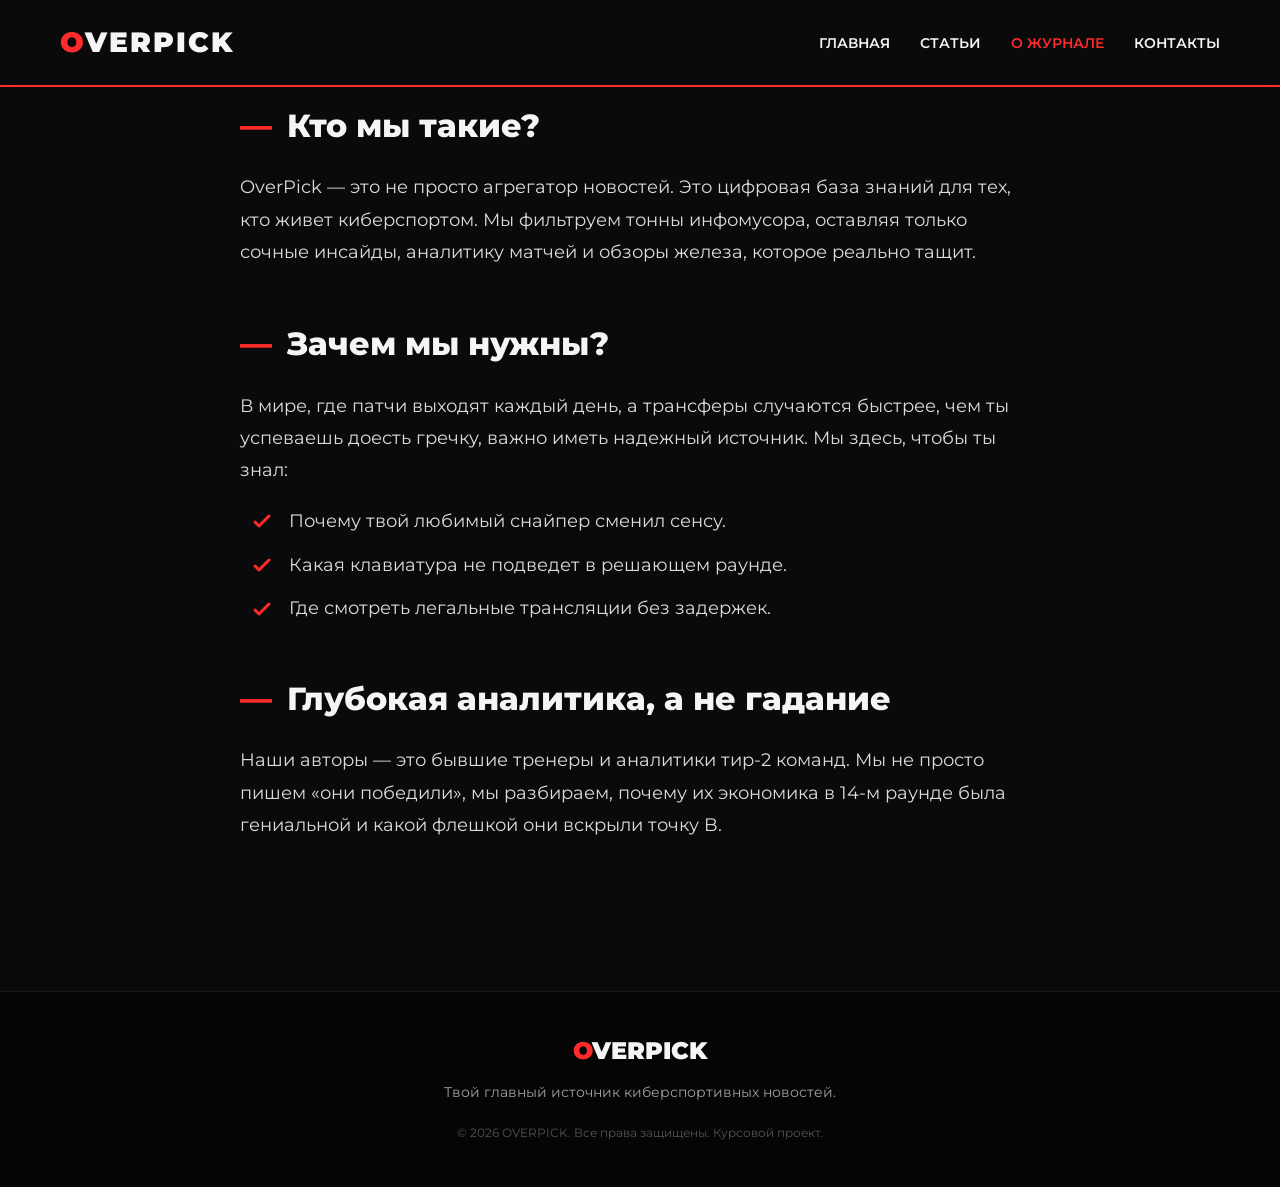
<file: about.html>
<!DOCTYPE html>
<html lang="ru">
<head>
    <meta charset="UTF-8">
    <meta name="viewport" content="width=device-width, initial-scale=1.0">
    <title>OVERPICK | О журнале</title>
    <link href="https://fonts.googleapis.com/css2?family=Montserrat:wght@400;600;800;900&display=swap" rel="stylesheet">
    <link rel="stylesheet" href="css/style.css">
</head>
<body>

    <header class="header">
        <nav class="nav-container">
            <a href="index.html" class="logo"><span>O</span>VERPICK</a>
            <ul class="nav-links">
                <li><a href="index.html">Главная</a></li>
                <li><a href="articles.html">Статьи</a></li>
                <li><a href="about.html" style="color: #ff2a2a;">О журнале</a></li>
                <li><a href="contacts.html">Контакты</a></li>
            </ul>
        </nav>
    </header>

    <main class="container">
        <section class="about-section">
            
            <div class="about-block">
                <h2><span>—</span> Кто мы такие?</h2>
                <p>OverPick — это не просто агрегатор новостей. Это цифровая база знаний для тех, кто живет киберспортом. Мы фильтруем тонны инфомусора, оставляя только сочные инсайды, аналитику матчей и обзоры железа, которое реально тащит.</p>
            </div>

            <div class="about-block">
                <h2><span>—</span> Зачем мы нужны?</h2>
                <p>В мире, где патчи выходят каждый день, а трансферы случаются быстрее, чем ты успеваешь доесть гречку, важно иметь надежный источник. Мы здесь, чтобы ты знал:</p>
                <ul class="styled-list">
                    <li>
                        <svg viewBox="0 0 24 24" fill="none" xmlns="http://www.w3.org/2000/svg"><path d="M5 13L9 17L19 7" stroke="#ff2a2a" stroke-width="3" stroke-linecap="round" stroke-linejoin="round"/></svg>
                        Почему твой любимый снайпер сменил сенсу.
                    </li>
                    <li>
                        <svg viewBox="0 0 24 24" fill="none" xmlns="http://www.w3.org/2000/svg"><path d="M5 13L9 17L19 7" stroke="#ff2a2a" stroke-width="3" stroke-linecap="round" stroke-linejoin="round"/></svg>
                        Какая клавиатура не подведет в решающем раунде.
                    </li>
                    <li>
                        <svg viewBox="0 0 24 24" fill="none" xmlns="http://www.w3.org/2000/svg"><path d="M5 13L9 17L19 7" stroke="#ff2a2a" stroke-width="3" stroke-linecap="round" stroke-linejoin="round"/></svg>
                        Где смотреть легальные трансляции без задержек.
                    </li>
                </ul>
            </div>

            <div class="about-block">
                <h2><span>—</span> Глубокая аналитика, а не гадание</h2>
                <p>Наши авторы — это бывшие тренеры и аналитики тир-2 команд. Мы не просто пишем «они победили», мы разбираем, почему их экономика в 14-м раунде была гениальной и какой флешкой они вскрыли точку B.</p>
            </div>

        </section>
    </main>
    <footer class="footer">
        <div class="footer-content">
            <div class="footer-logo"><span>O</span>VERPICK</div>
            <p>Твой главный источник киберспортивных новостей.</p>
            <p class="copyright">© 2026 OVERPICK. Все права защищены. Курсовой проект.</p>
        </div>
    </footer>
</body>
</html>
</file>
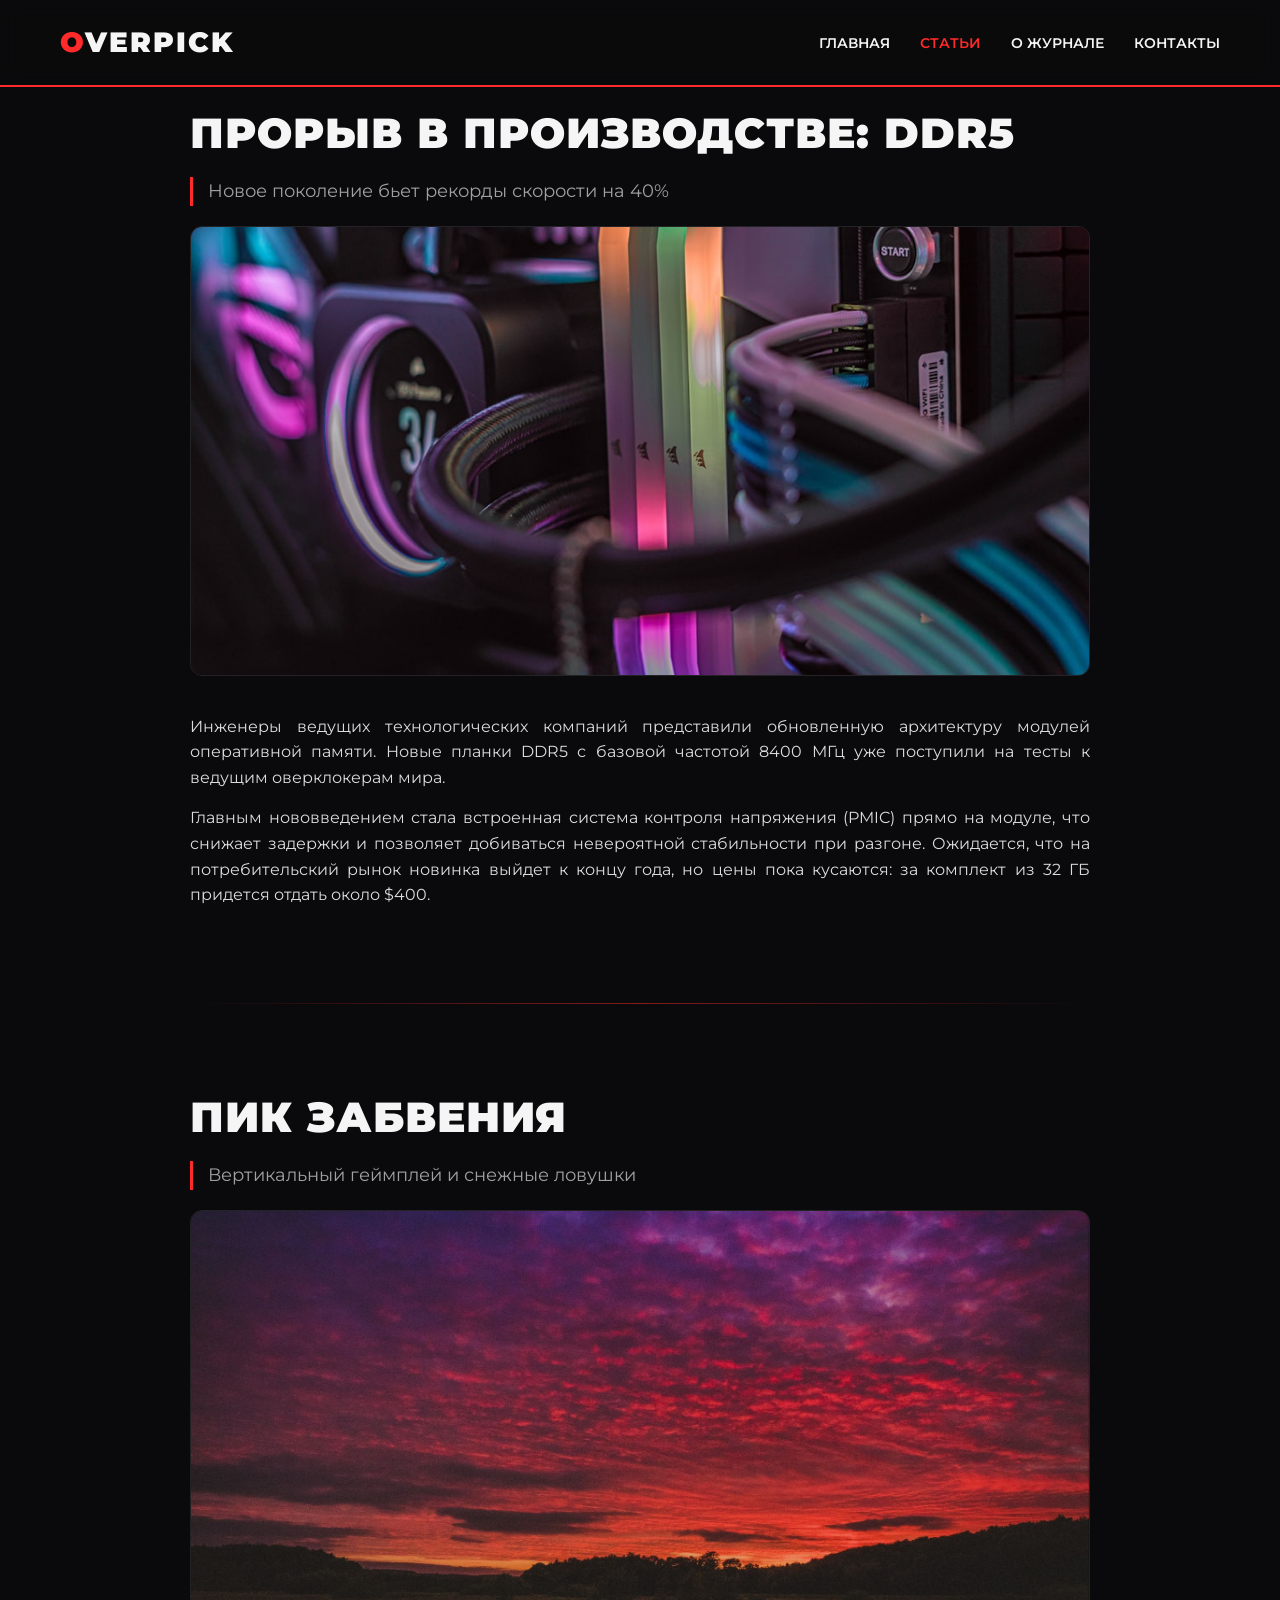
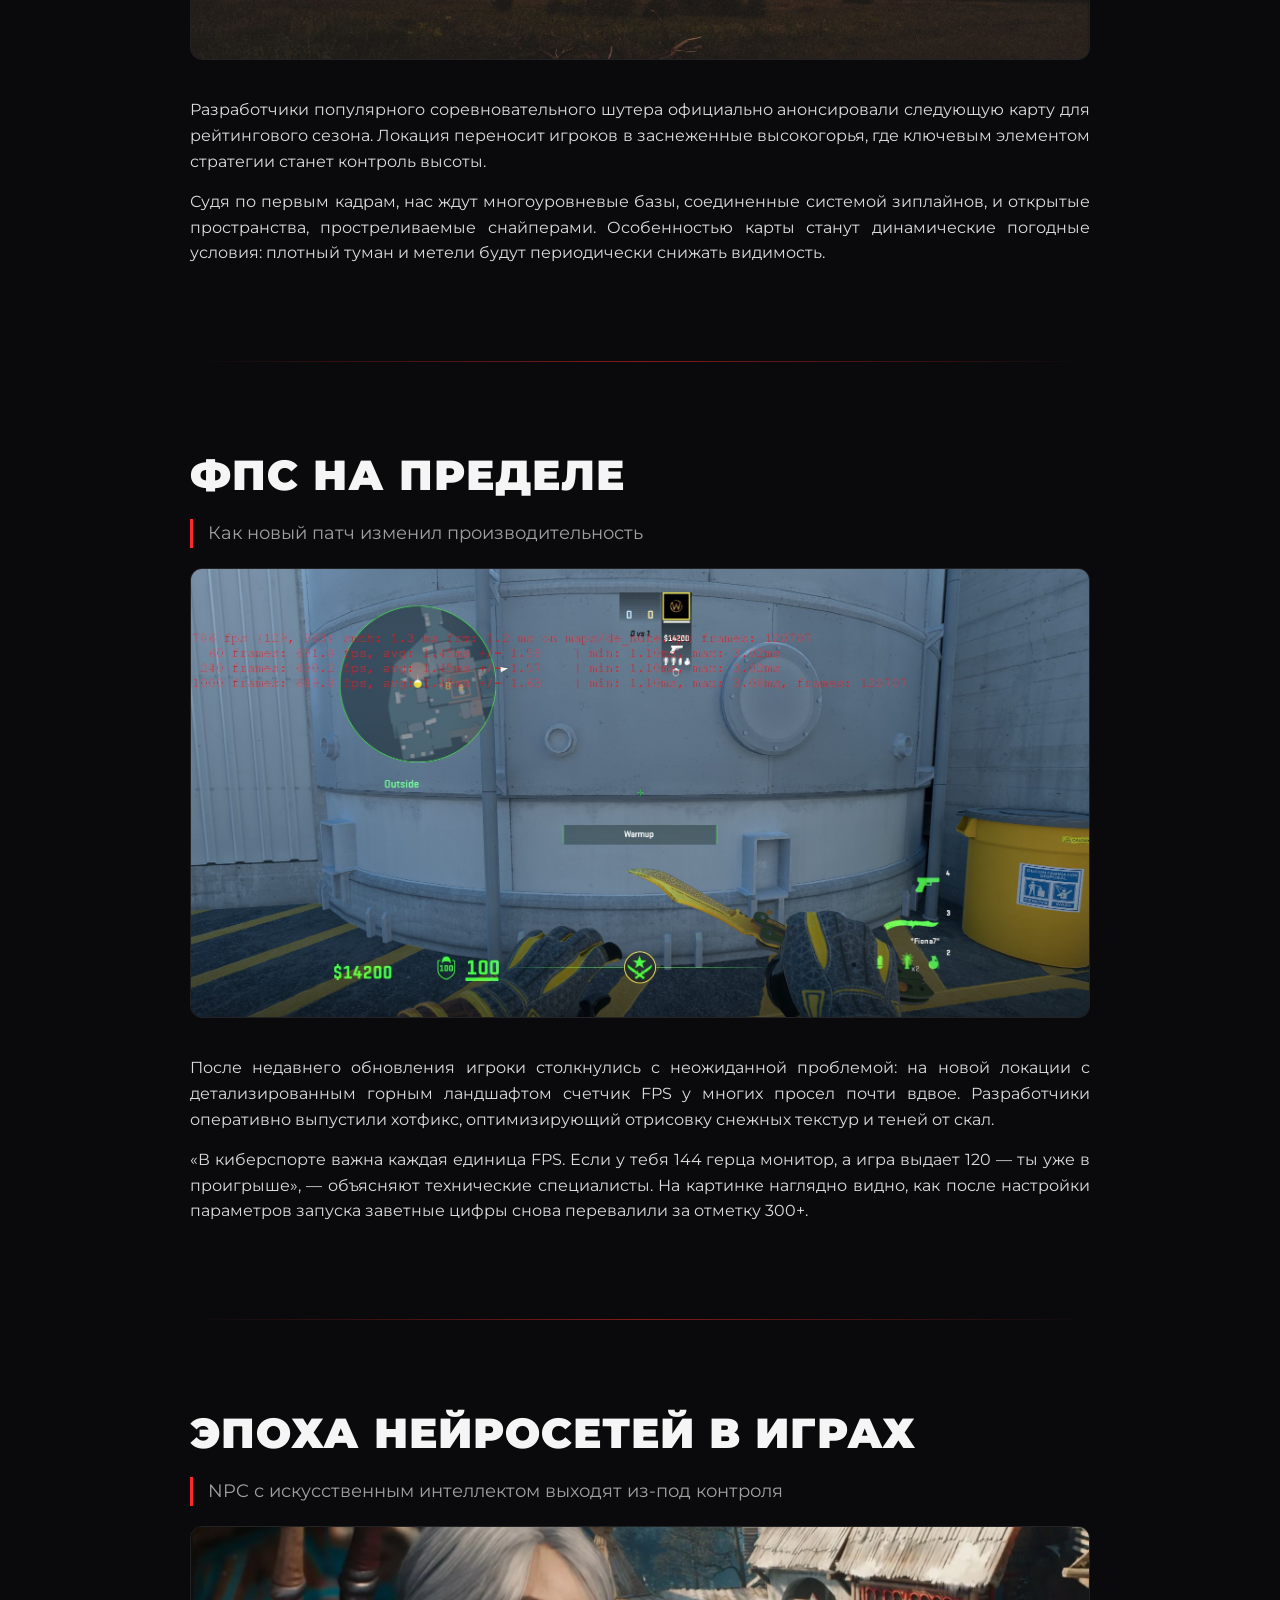
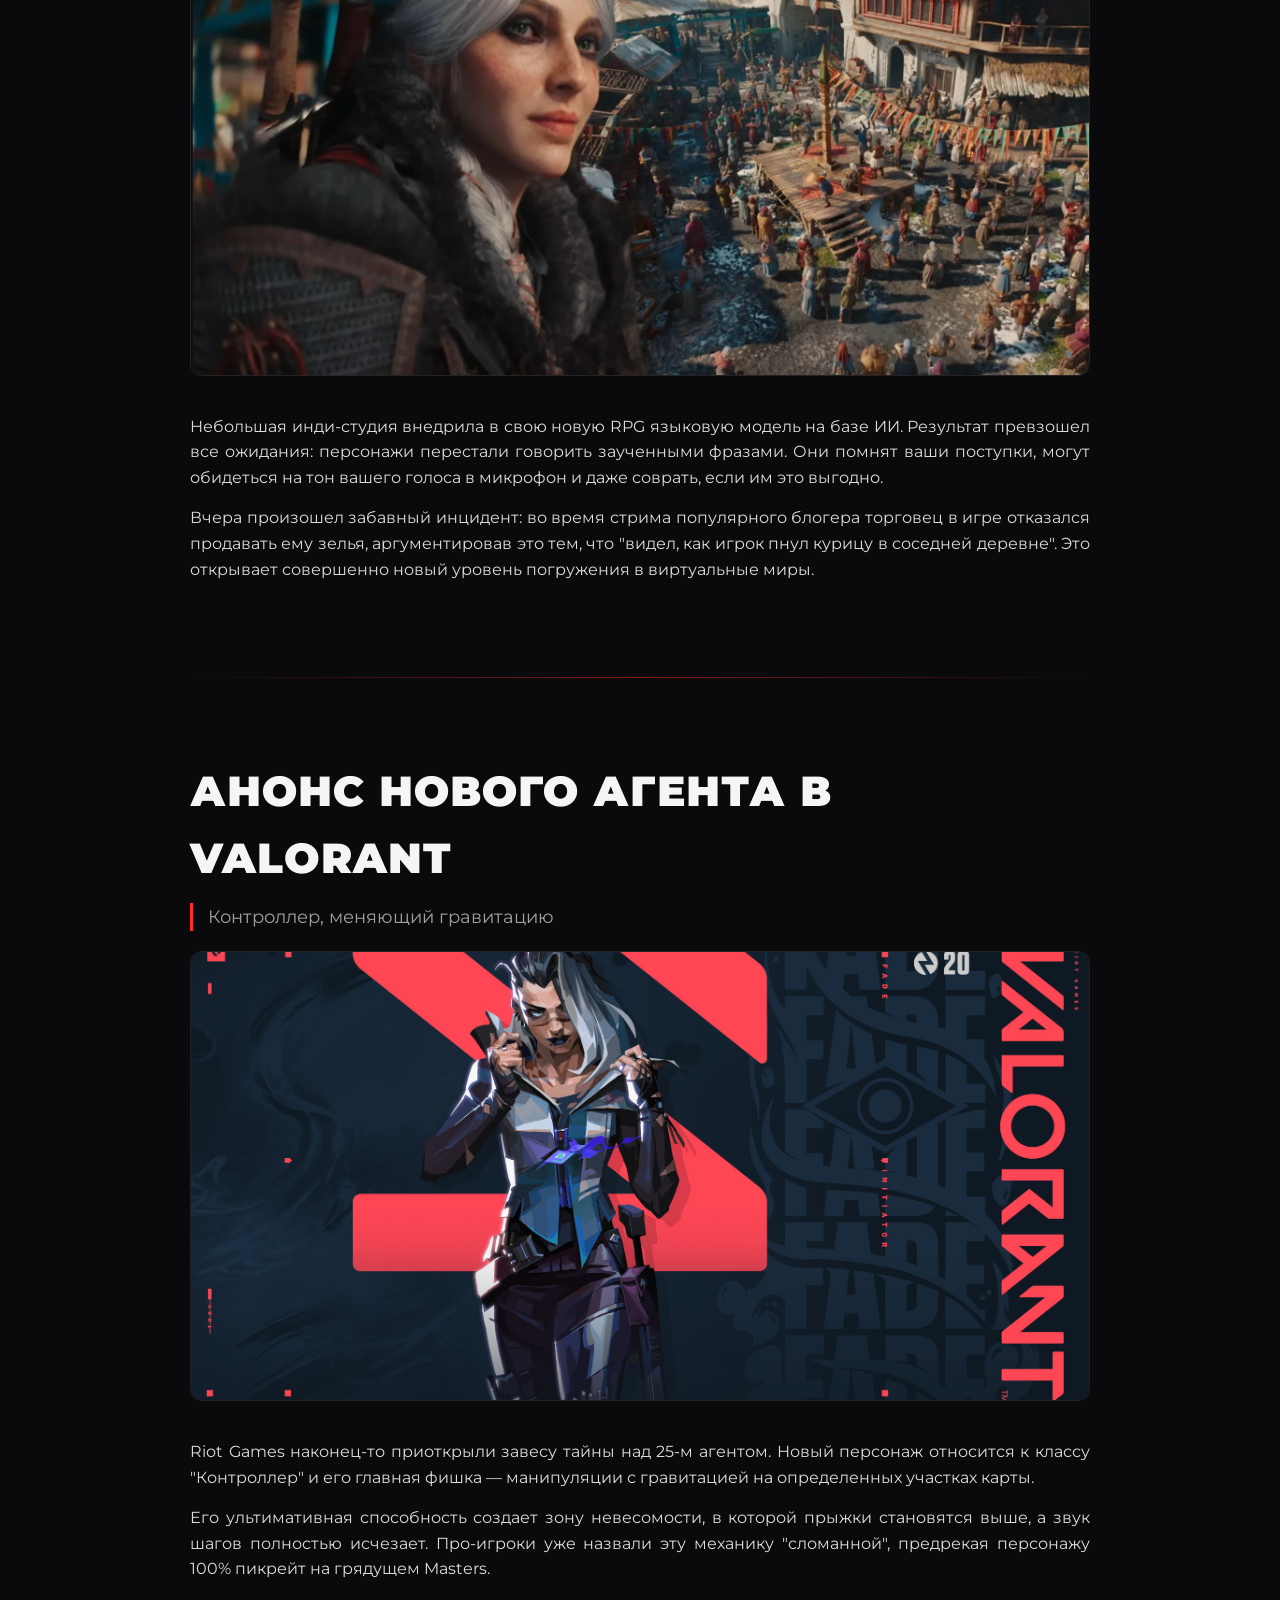
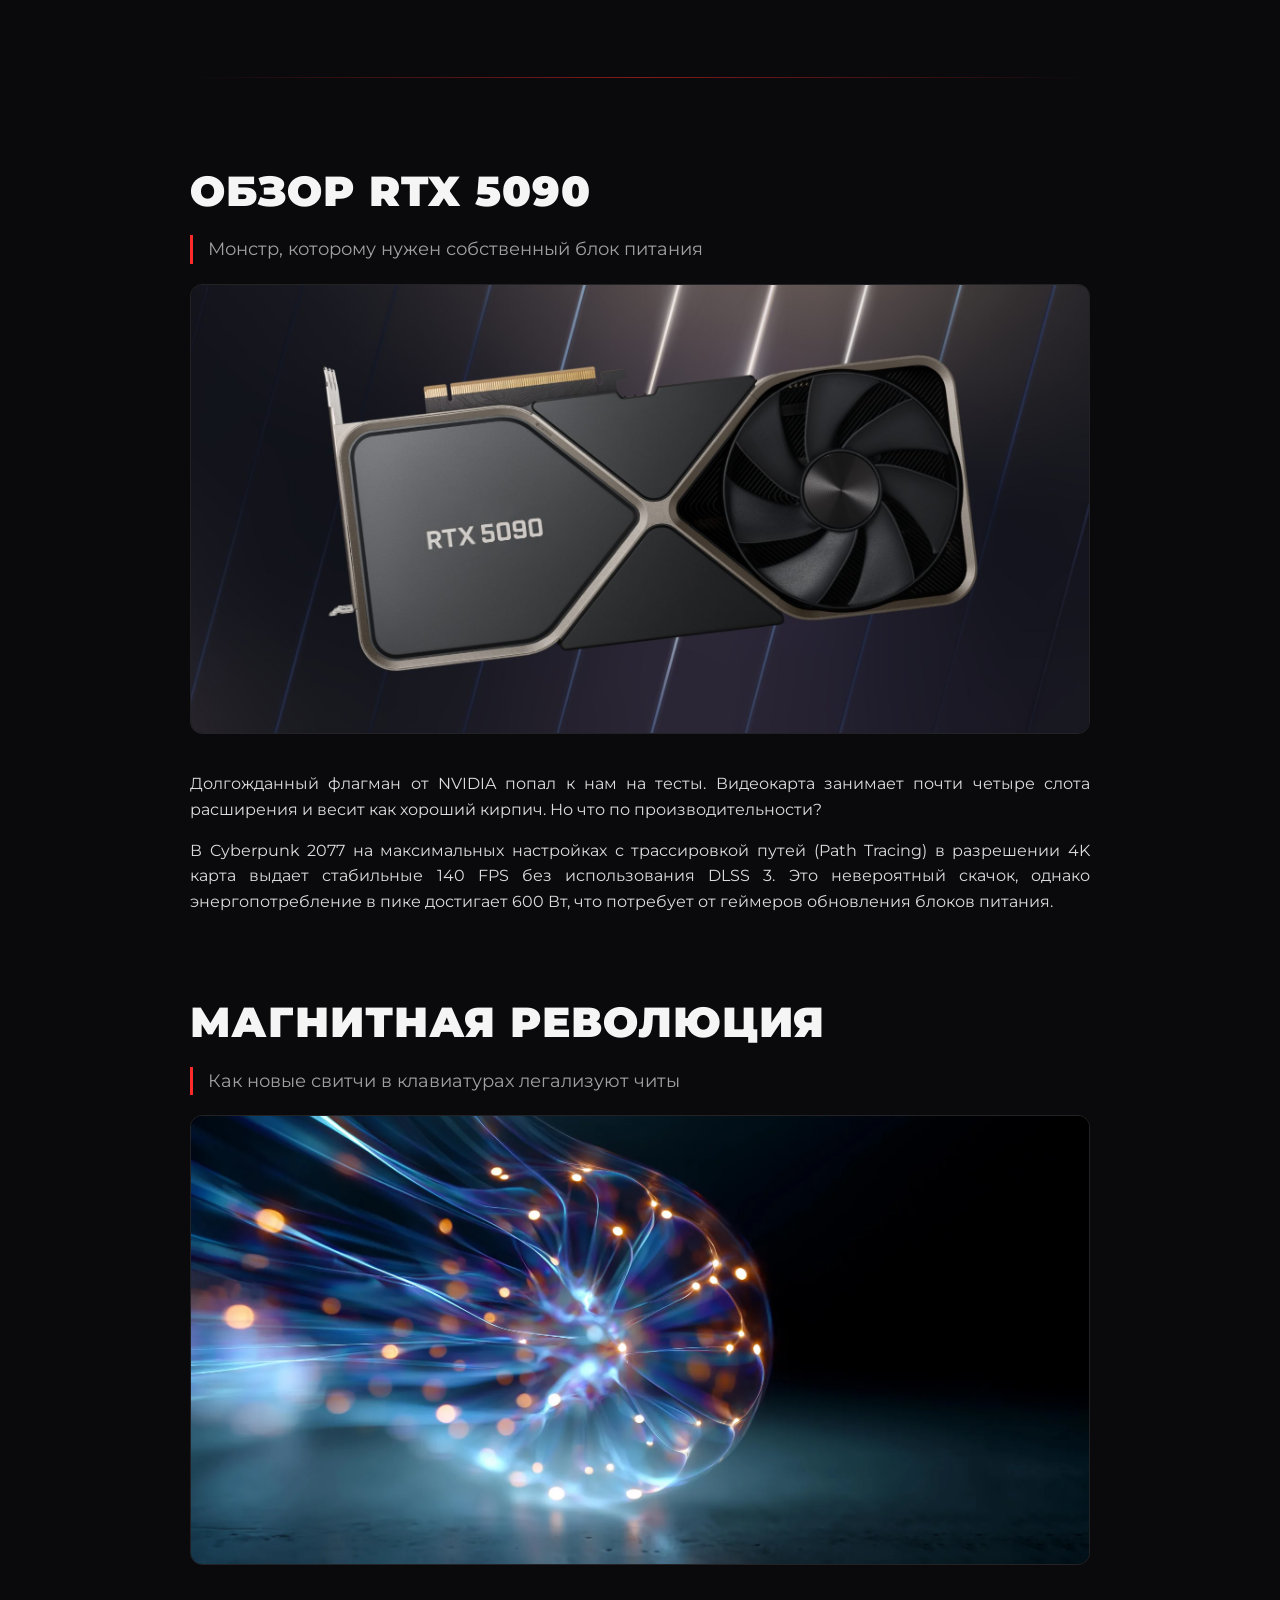
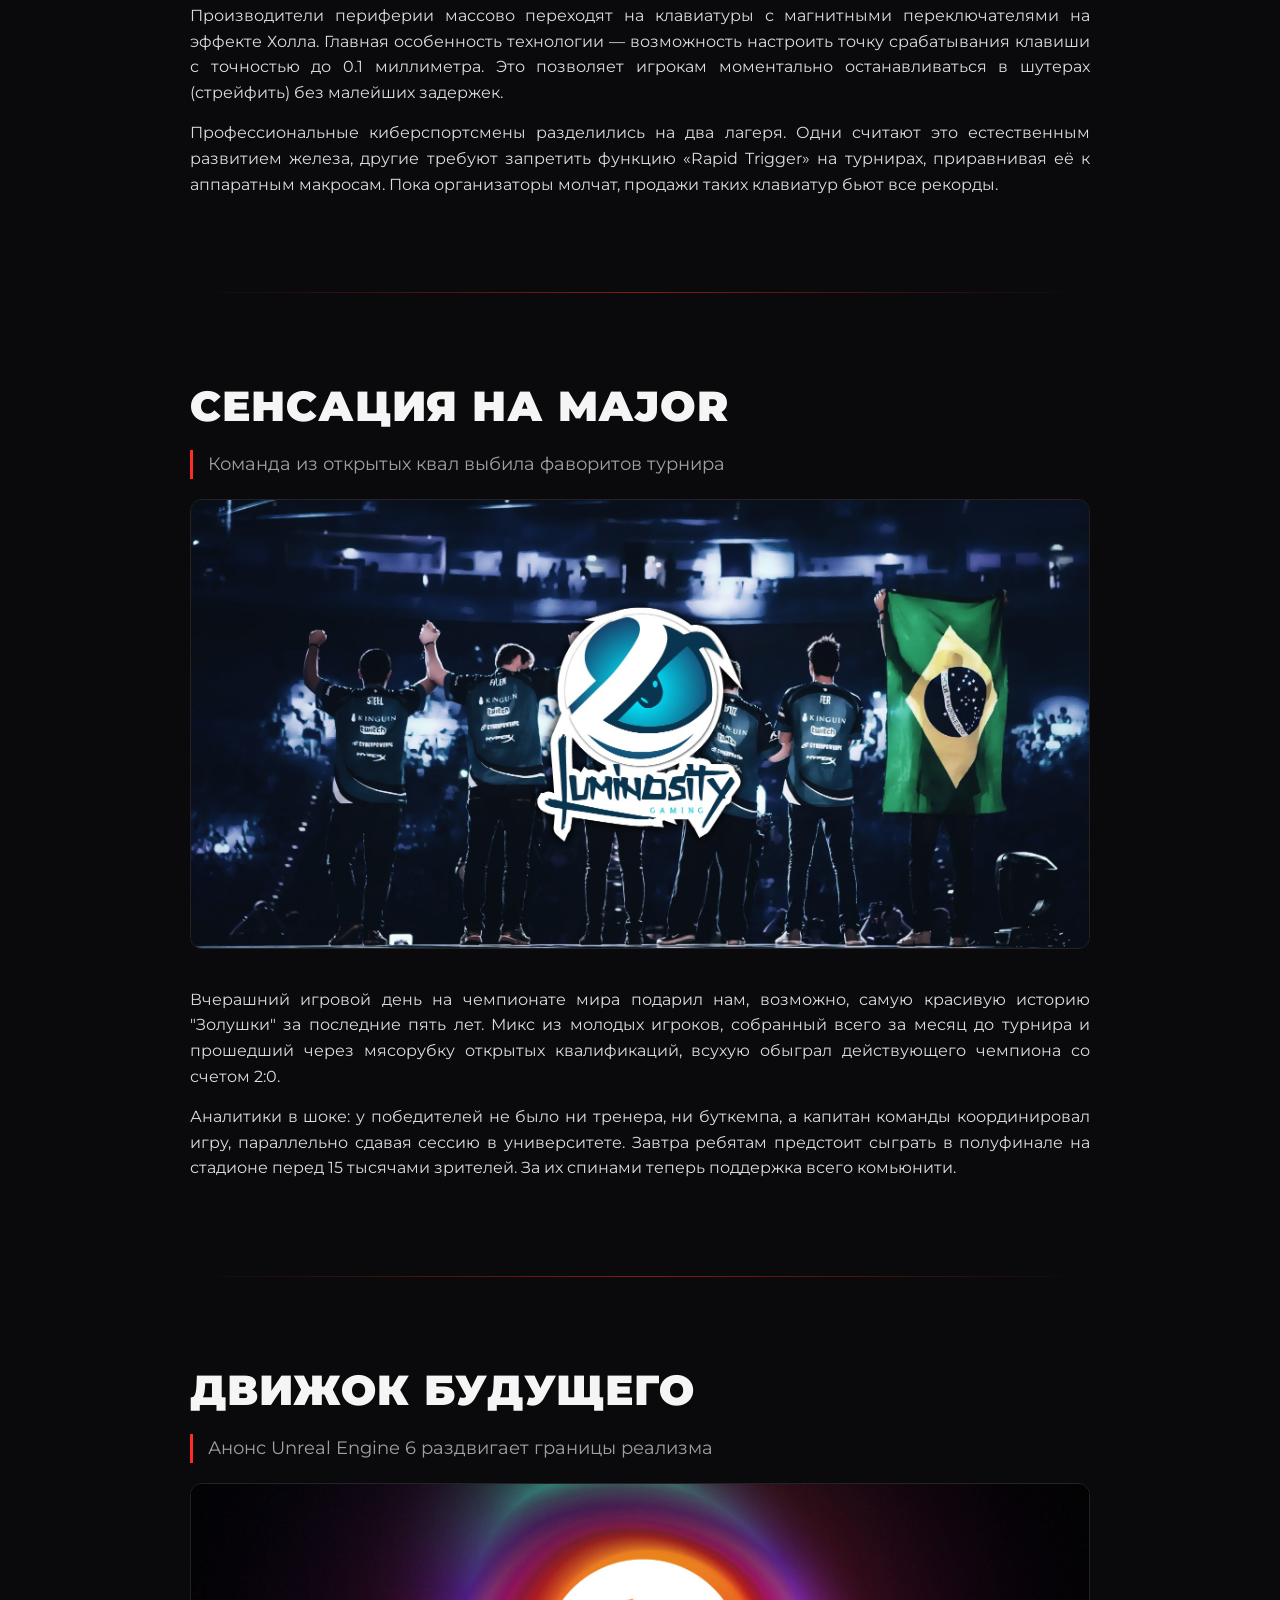
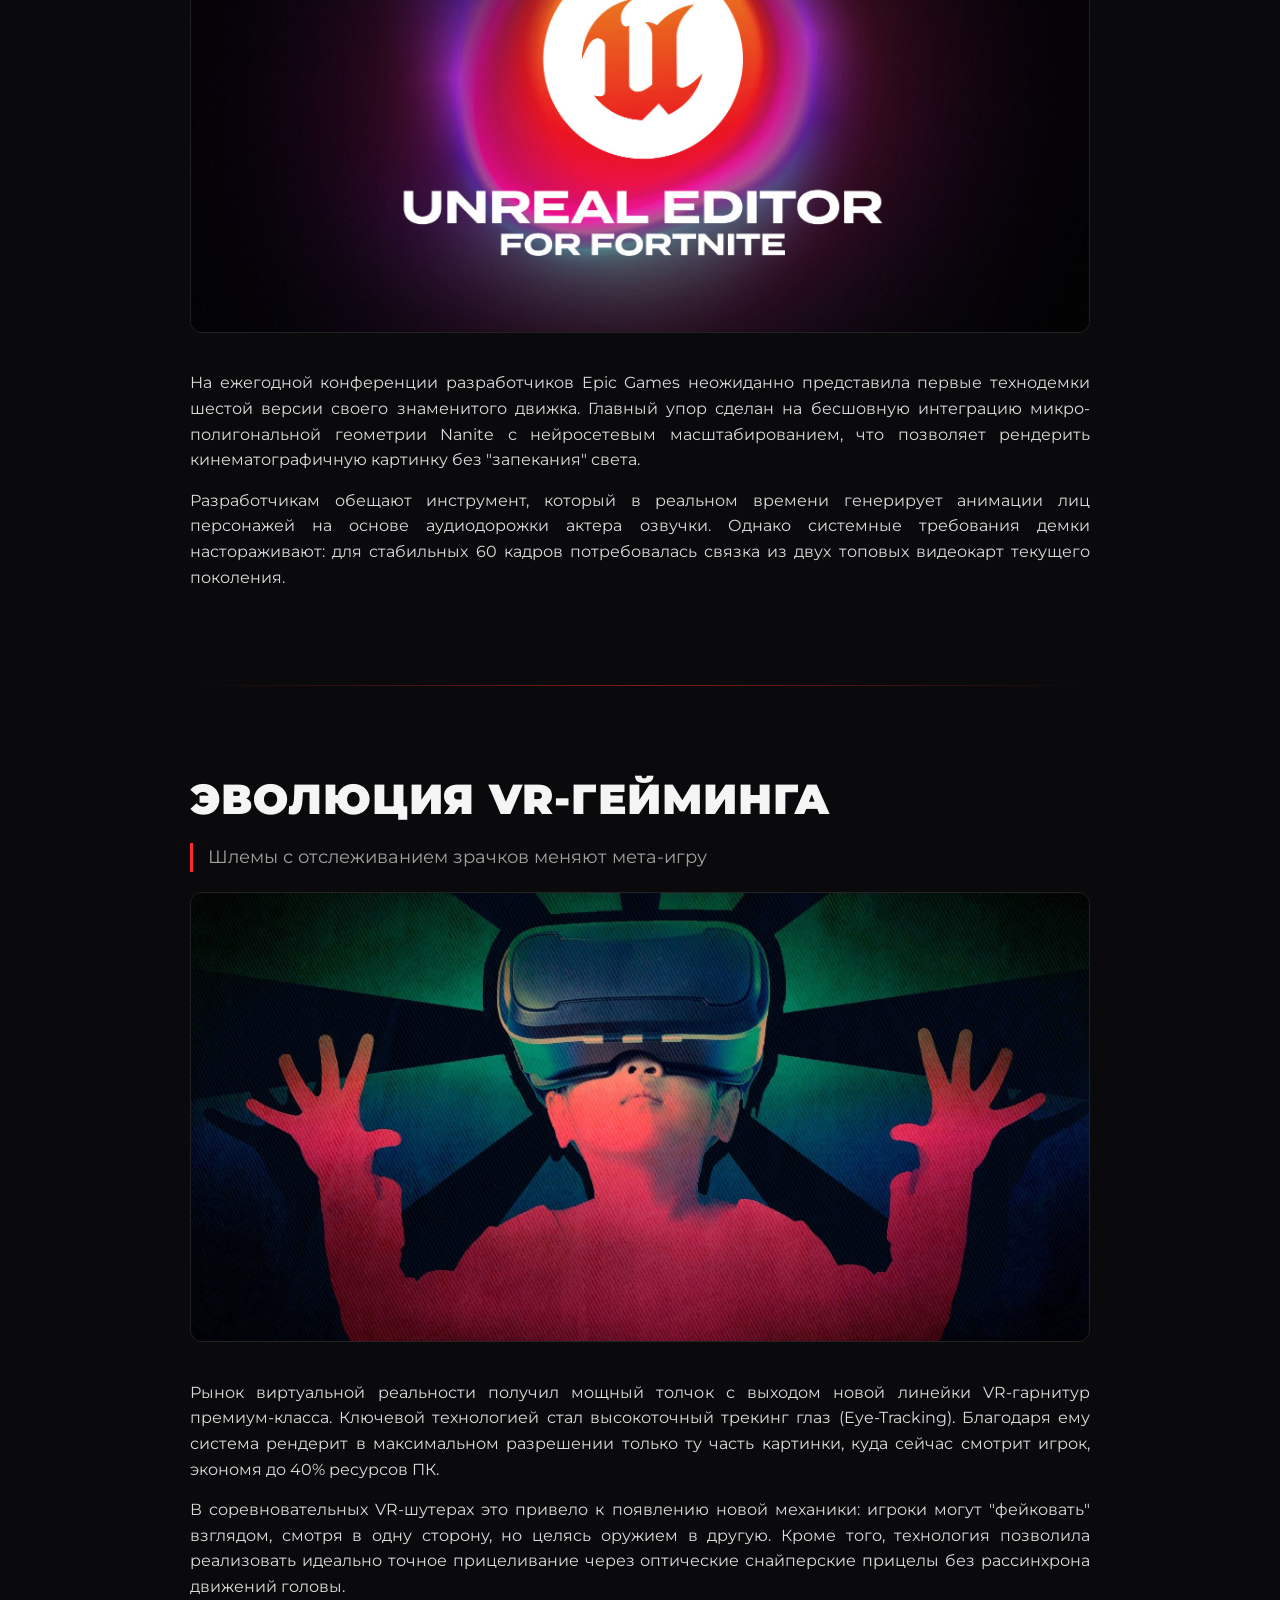
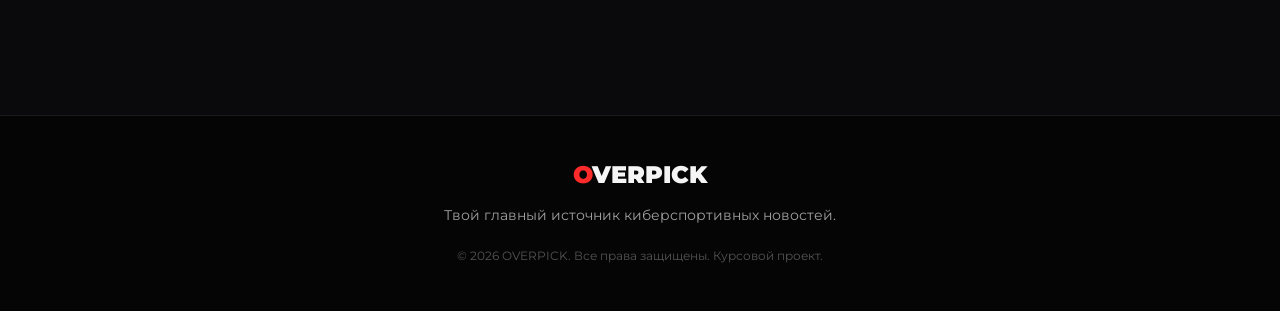
<file: articles.html>
<!DOCTYPE html>
<html lang="ru">
<head>
    <meta charset="UTF-8">
    <meta name="viewport" content="width=device-width, initial-scale=1.0">
    <title>OVERPICK | Статьи</title>
    <link href="https://fonts.googleapis.com/css2?family=Montserrat:wght@400;600;800;900&display=swap" rel="stylesheet">
    <link rel="stylesheet" href="css/style.css">
</head>
<body>

    <header class="header">
        <nav class="nav-container">
            <a href="index.html" class="logo"><span>O</span>VERPICK</a>
            <ul class="nav-links">
                <li><a href="index.html">Главная</a></li>
                <li><a href="articles.html" style="color: #ff2a2a;">Статьи</a></li>
                <li><a href="about.html">О журнале</a></li>
                <li><a href="contacts.html">Контакты</a></li>
            </ul>
        </nav>
    </header>

    <main class="container">
        <section class="articles-list">
            
            <article class="full-article" id="main-article">
                <div class="article-header">
                    <h2>Прорыв в производстве: DDR5</h2>
                    <p class="subtitle">Новое поколение бьет рекорды скорости на 40%</p>
                </div>
                <img src="img/main-banner.jpg" alt="DDR5">
                <div class="article-text">
                    <p>Инженеры ведущих технологических компаний представили обновленную архитектуру модулей оперативной памяти. Новые планки DDR5 с базовой частотой 8400 МГц уже поступили на тесты к ведущим оверклокерам мира.</p>
                    <p>Главным нововведением стала встроенная система контроля напряжения (PMIC) прямо на модуле, что снижает задержки и позволяет добиваться невероятной стабильности при разгоне. Ожидается, что на потребительский рынок новинка выйдет к концу года, но цены пока кусаются: за комплект из 32 ГБ придется отдать около $400.</p>
                </div>
            </article>

            <hr class="cyber-divider">

            <article class="full-article">
                <div class="article-header">
                    <h2>Пик Забвения</h2>
                    <p class="subtitle">Вертикальный геймплей и снежные ловушки</p>
                </div>
                <img src="img/article1.jpg" alt="Пик Забвения">
                <div class="article-text">
                    <p>Разработчики популярного соревновательного шутера официально анонсировали следующую карту для рейтингового сезона. Локация переносит игроков в заснеженные высокогорья, где ключевым элементом стратегии станет контроль высоты.</p>
                    <p>Судя по первым кадрам, нас ждут многоуровневые базы, соединенные системой зиплайнов, и открытые пространства, простреливаемые снайперами. Особенностью карты станут динамические погодные условия: плотный туман и метели будут периодически снижать видимость.</p>
                </div>
            </article>

            <hr class="cyber-divider">

            <article class="full-article">
                <div class="article-header">
                    <h2>ФПС на пределе</h2>
                    <p class="subtitle">Как новый патч изменил производительность</p>
                </div>
                <img src="img/article2.jpg" alt="ФПС на пределе">
                <div class="article-text">
                    <p>После недавнего обновления игроки столкнулись с неожиданной проблемой: на новой локации с детализированным горным ландшафтом счетчик FPS у многих просел почти вдвое. Разработчики оперативно выпустили хотфикс, оптимизирующий отрисовку снежных текстур и теней от скал.</p>
                    <p>«В киберспорте важна каждая единица FPS. Если у тебя 144 герца монитор, а игра выдает 120 — ты уже в проигрыше», — объясняют технические специалисты. На картинке наглядно видно, как после настройки параметров запуска заветные цифры снова перевалили за отметку 300+.</p>
                </div>
            </article>

            <hr class="cyber-divider">

            <article class="full-article">
                <div class="article-header">
                    <h2>Эпоха нейросетей в играх</h2>
                    <p class="subtitle">NPC с искусственным интеллектом выходят из-под контроля</p>
                </div>
                <img src="img/article3.jpg" alt="AI in games"> 
                <div class="article-text">
                    <p>Небольшая инди-студия внедрила в свою новую RPG языковую модель на базе ИИ. Результат превзошел все ожидания: персонажи перестали говорить заученными фразами. Они помнят ваши поступки, могут обидеться на тон вашего голоса в микрофон и даже соврать, если им это выгодно.</p>
                    <p>Вчера произошел забавный инцидент: во время стрима популярного блогера торговец в игре отказался продавать ему зелья, аргументировав это тем, что "видел, как игрок пнул курицу в соседней деревне". Это открывает совершенно новый уровень погружения в виртуальные миры.</p>
                </div>
            </article>

            <hr class="cyber-divider">

            <article class="full-article">
                <div class="article-header">
                    <h2>Анонс нового агента в Valorant</h2>
                    <p class="subtitle">Контроллер, меняющий гравитацию</p>
                </div>
                <img src="img/article5.jpg" alt="Valorant Agent">
                <div class="article-text">
                    <p>Riot Games наконец-то приоткрыли завесу тайны над 25-м агентом. Новый персонаж относится к классу "Контроллер" и его главная фишка — манипуляции с гравитацией на определенных участках карты.</p>
                    <p>Его ультимативная способность создает зону невесомости, в которой прыжки становятся выше, а звук шагов полностью исчезает. Про-игроки уже назвали эту механику "сломанной", предрекая персонажу 100% пикрейт на грядущем Masters.</p>
                </div>
            </article>

            <hr class="cyber-divider">

            <article class="full-article">
                <div class="article-header">
                    <h2>Обзор RTX 5090</h2>
                    <p class="subtitle">Монстр, которому нужен собственный блок питания</p>
                </div>
                <img src="img/article6.jpg" alt="RTX 5090">
                <div class="article-text">
                    <p>Долгожданный флагман от NVIDIA попал к нам на тесты. Видеокарта занимает почти четыре слота расширения и весит как хороший кирпич. Но что по производительности?</p>
                    <p>В Cyberpunk 2077 на максимальных настройках с трассировкой путей (Path Tracing) в разрешении 4K карта выдает стабильные 140 FPS без использования DLSS 3. Это невероятный скачок, однако энергопотребление в пике достигает 600 Вт, что потребует от геймеров обновления блоков питания.</p>
                </div>
            </article>
            <article class="full-article">
                <div class="article-header">
                    <h2>Магнитная революция</h2>
                    <p class="subtitle">Как новые свитчи в клавиатурах легализуют читы</p>
                </div>
                <img src="img/article7.jpg" alt="Magnetic Switches">
                <div class="article-text">
                    <p>Производители периферии массово переходят на клавиатуры с магнитными переключателями на эффекте Холла. Главная особенность технологии — возможность настроить точку срабатывания клавиши с точностью до 0.1 миллиметра. Это позволяет игрокам моментально останавливаться в шутерах (стрейфить) без малейших задержек.</p>
                    <p>Профессиональные киберспортсмены разделились на два лагеря. Одни считают это естественным развитием железа, другие требуют запретить функцию «Rapid Trigger» на турнирах, приравнивая её к аппаратным макросам. Пока организаторы молчат, продажи таких клавиатур бьют все рекорды.</p>
                </div>
            </article>

            <hr class="cyber-divider">

            <article class="full-article">
                <div class="article-header">
                    <h2>Сенсация на Major</h2>
                    <p class="subtitle">Команда из открытых квал выбила фаворитов турнира</p>
                </div>
                <img src="img/article9.jpg" alt="Esports Major">
                <div class="article-text">
                    <p>Вчерашний игровой день на чемпионате мира подарил нам, возможно, самую красивую историю "Золушки" за последние пять лет. Микс из молодых игроков, собранный всего за месяц до турнира и прошедший через мясорубку открытых квалификаций, всухую обыграл действующего чемпиона со счетом 2:0.</p>
                    <p>Аналитики в шоке: у победителей не было ни тренера, ни буткемпа, а капитан команды координировал игру, параллельно сдавая сессию в университете. Завтра ребятам предстоит сыграть в полуфинале на стадионе перед 15 тысячами зрителей. За их спинами теперь поддержка всего комьюнити.</p>
                </div>
            </article>

            <hr class="cyber-divider">

            <article class="full-article">
                <div class="article-header">
                    <h2>Движок будущего</h2>
                    <p class="subtitle">Анонс Unreal Engine 6 раздвигает границы реализма</p>
                </div>
                <img src="img/article10.jpg" alt="Unreal Engine 6">
                <div class="article-text">
                    <p>На ежегодной конференции разработчиков Epic Games неожиданно представила первые технодемки шестой версии своего знаменитого движка. Главный упор сделан на бесшовную интеграцию микро-полигональной геометрии Nanite с нейросетевым масштабированием, что позволяет рендерить кинематографичную картинку без "запекания" света.</p>
                    <p>Разработчикам обещают инструмент, который в реальном времени генерирует анимации лиц персонажей на основе аудиодорожки актера озвучки. Однако системные требования демки настораживают: для стабильных 60 кадров потребовалась связка из двух топовых видеокарт текущего поколения.</p>
                </div>
            </article>

            <hr class="cyber-divider">

            <article class="full-article">
                <div class="article-header">
                    <h2>Эволюция VR-гейминга</h2>
                    <p class="subtitle">Шлемы с отслеживанием зрачков меняют мета-игру</p>
                </div>
                <img src="img/article11.jpg" alt="VR Gaming">
                <div class="article-text">
                    <p>Рынок виртуальной реальности получил мощный толчок с выходом новой линейки VR-гарнитур премиум-класса. Ключевой технологией стал высокоточный трекинг глаз (Eye-Tracking). Благодаря ему система рендерит в максимальном разрешении только ту часть картинки, куда сейчас смотрит игрок, экономя до 40% ресурсов ПК.</p>
                    <p>В соревновательных VR-шутерах это привело к появлению новой механики: игроки могут "фейковать" взглядом, смотря в одну сторону, но целясь оружием в другую. Кроме того, технология позволила реализовать идеально точное прицеливание через оптические снайперские прицелы без рассинхрона движений головы.</p>
                </div>
            </article>
        </section>
    </main>

    <footer class="footer">
        <div class="footer-content">
            <div class="footer-logo"><span>O</span>VERPICK</div>
            <p>Твой главный источник киберспортивных новостей.</p>
            <p class="copyright">© 2026 OVERPICK. Все права защищены. Курсовой проект.</p>
        </div>
    </footer>

    <script src="js/main.js"></script>
</body>
</html>
</file>
<file: css/style.css>
* {
  margin: 0;
  padding: 0;
  box-sizing: border-box;
}

body {
  background-color: #0a0a0c;
  color: #f5f5f5;
  font-family: "Montserrat", sans-serif;
  line-height: 1.6;
}

a {
  text-decoration: none;
  color: #f5f5f5;
  transition: color 0.3s ease;
}

.header {
  background-color: rgba(10, 10, 12, 0.9);
  border-bottom: 2px solid #ff2a2a;
  position: fixed;
  width: 100%;
  top: 0;
  z-index: 1000;
  backdrop-filter: blur(10px);
}

.header .nav-container {
  max-width: 1200px;
  margin: 0 auto;
  display: flex;
  justify-content: space-between;
  align-items: center;
  padding: 20px;
}

.header .nav-container .logo {
  font-size: 28px;
  font-weight: 900;
  color: #f5f5f5;
  text-transform: uppercase;
  letter-spacing: 2px;
}

.header .nav-container .logo span {
  color: #ff2a2a;
}

.header .nav-container .nav-links {
  display: flex;
  gap: 30px;
  list-style: none;
}

.header .nav-container .nav-links li a {
  font-weight: 600;
  text-transform: uppercase;
  font-size: 14px;
  position: relative;
}

.header .nav-container .nav-links li a:hover {
  color: #ff2a2a;
}

.header .nav-container .nav-links li a::after {
  content: "";
  position: absolute;
  width: 0;
  height: 2px;
  bottom: -5px;
  left: 0;
  background-color: #ff2a2a;
  transition: width 0.3s ease;
}

.header .nav-container .nav-links li a:hover::after {
  width: 100%;
}

.container {
  max-width: 1200px;
  margin: 0 auto;
  padding: 100px 20px 40px;
}

.hero-banner {
  position: relative;
  border-radius: 12px;
  overflow: hidden;
  margin-bottom: 60px;
  height: 400px;
  border: 1px solid rgba(255, 42, 42, 0.3);
  box-shadow: 0 0 20px rgba(255, 42, 42, 0.1);
}

.hero-banner .hero-img {
  width: 100%;
  height: 100%;
  -o-object-fit: cover;
  object-fit: cover;
  transition: transform 0.5s ease;
}

.hero-banner:hover .hero-img {
  transform: scale(1.05);
}

.hero-banner .hero-content {
  position: absolute;
  bottom: 0;
  left: 0;
  width: 100%;
  padding: 40px;
  background: linear-gradient(to top, rgb(10, 10, 12) 0%, rgba(10, 10, 12, 0) 100%);
  pointer-events: none;
}

.hero-banner .hero-content .tag {
  background-color: #ff2a2a;
  color: #fff;
  padding: 5px 12px;
  font-size: 12px;
  font-weight: 800;
  border-radius: 4px;
  text-transform: uppercase;
  margin-bottom: 15px;
  display: inline-block;
}

.hero-banner .hero-content h1 {
  font-size: 32px;
  margin-bottom: 10px;
  text-shadow: 2px 2px 4px rgba(0, 0, 0, 0.8);
}

.hero-banner .hero-content p {
  color: #a0a0a0;
  max-width: 700px;
}

.section-title {
  font-size: 28px;
  margin-bottom: 30px;
  border-left: 5px solid #ff2a2a;
  padding-left: 15px;
}

.news-grid {
  display: grid;
  grid-template-columns: repeat(auto-fill, minmax(300px, 1fr));
  gap: 80px;
}

.news-card {
  background-color: #151518;
  border-radius: 8px;
  overflow: hidden;
  cursor: pointer;
  transition: all 0.3s ease;
  border: 1px solid transparent;
  display: flex;
  flex-direction: column;
}

.news-card:hover {
  transform: translateY(-10px);
  border-color: #ff2a2a;
  box-shadow: 0 10px 20px rgba(255, 42, 42, 0.2);
}

.news-card img {
  width: 100%;
  aspect-ratio: 400/590;
  -o-object-fit: cover;
  object-fit: cover;
}

.news-card .news-info {
  padding: 20px;
  display: flex;
  flex-direction: column;
  flex-grow: 1;
}

.news-card .news-info h3 {
  font-size: 20px;
  margin-bottom: 10px;
  color: #f5f5f5;
}

.news-card .news-info p {
  color: #a0a0a0;
  font-size: 14px;
}

.news-card .news-info .read-more {
  margin-top: auto;
  padding-top: 15px;
  color: #ff2a2a;
  font-size: 14px;
  font-weight: 600;
  text-transform: uppercase;
}

.news-card.expanded {
  grid-column: 1/-1;
  flex-direction: row;
  background-color: #1a1a1e;
}

@media (max-width: 768px) {
  .news-card.expanded {
    flex-direction: column;
  }
}

.news-card.expanded img {
  width: 35%;
  aspect-ratio: auto;
  max-height: 450px;
  border-radius: 8px 0 0 8px;
}

@media (max-width: 768px) {
  .news-card.expanded img {
    width: 100%;
    border-radius: 8px 8px 0 0;
  }
}

.news-card.expanded .news-info {
  width: 65%;
  padding: 40px;
}

@media (max-width: 768px) {
  .news-card.expanded .news-info {
    width: 100%;
    padding: 20px;
  }
}

.news-card.expanded .news-info h3 {
  font-size: 28px;
}

.news-card.expanded .news-info p {
  font-size: 16px;
  line-height: 1.8;
  color: #dcdcdc;
}

.articles-list {
  max-width: 900px;
  margin: 0 auto;
  display: flex;
  flex-direction: column;
  gap: 60px;
}

.full-article .article-header {
  margin-bottom: 20px;
}

.full-article .article-header h2 {
  font-size: 42px;
  font-weight: 900;
  margin-bottom: 10px;
  text-transform: uppercase;
  letter-spacing: 1px;
  color: #f5f5f5;
}

.full-article .article-header .subtitle {
  font-size: 18px;
  color: #a0a0a0;
  border-left: 3px solid #ff2a2a;
  padding-left: 15px;
}

.full-article img {
  width: 100%;
  max-height: 450px;
  -o-object-fit: cover;
  object-fit: cover;
  border-radius: 12px;
  margin-bottom: 30px;
  margin-right: 5px;
  border: 1px solid rgba(255, 255, 255, 0.1);
  transition: transform 0.3s ease, box-shadow 0.3s ease;
}

.full-article img:hover {
  transform: scale(1.02);
  box-shadow: 0 10px 30px rgba(255, 42, 42, 0.15);
}

.full-article .article-text {
  font-size: 16px;
  color: #dcdcdc;
}

.full-article .article-text p {
  margin-bottom: 15px;
  text-align: justify;
}

.cyber-divider {
  border: none;
  height: 1px;
  background: linear-gradient(90deg, transparent, #ff2a2a, transparent);
  margin: 20px 0;
  opacity: 0.5;
}

.about-section {
  max-width: 800px;
  margin: 0 auto;
}

.about-section .about-block {
  margin-bottom: 50px;
}

.about-section .about-block h2 {
  font-size: 32px;
  font-weight: 800;
  margin-bottom: 20px;
  color: #f5f5f5;
  display: flex;
  align-items: center;
  gap: 15px;
}

.about-section .about-block h2 span {
  color: #ff2a2a;
}

.about-section .about-block p {
  font-size: 18px;
  color: #dcdcdc;
  line-height: 1.8;
  margin-bottom: 15px;
}

.about-section .about-block .styled-list {
  list-style: none;
  margin-top: 20px;
  padding-left: 10px;
}

.about-section .about-block .styled-list li {
  font-size: 18px;
  color: #dcdcdc;
  margin-bottom: 15px;
  display: flex;
  align-items: center;
  gap: 15px;
}

.about-section .about-block .styled-list li svg {
  width: 24px;
  height: 24px;
  flex-shrink: 0;
}

.team-section {
  max-width: 900px;
  margin: 0 auto;
}

.team-card {
  display: flex;
  align-items: center;
  gap: 40px;
  margin: 40px 0;
}

@media (max-width: 768px) {
  .team-card {
    flex-direction: column !important;
    text-align: center;
  }
}

.team-card.reverse {
  flex-direction: row-reverse;
  text-align: right;
}

.team-card .avatar-container {
  width: 250px;
  height: 250px;
  border-radius: 50%;
  padding: 5px;
  background: linear-gradient(135deg, #ff2a2a 0%, transparent 100%);
  box-shadow: 0 0 20px rgba(255, 42, 42, 0.2);
  transition: transform 0.4s ease, box-shadow 0.4s ease;
}

.team-card .avatar-container:hover {
  transform: scale(1.05);
  box-shadow: 0 0 40px rgba(255, 42, 42, 0.5);
}

.team-card .avatar-container:hover~.lama {
  left: -300px;
  rotate: 30deg;
}

.team-card .avatar-container.reverse .avatar-container:hover~.lama-right {
  right: -50px;
  transform: translateY(-50%) rotate(-10deg);
}

.team-card .avatar-container .avatar {
  width: 100%;
  height: 100%;
  border-radius: 50%;
  -o-object-fit: cover;
  object-fit: cover;
  border: 4px solid #0a0a0c;
}

.team-card .team-info {
  flex: 1;
}

.team-card .team-info .role {
  font-size: 22px;
  color: #ff2a2a;
  text-transform: uppercase;
  font-weight: 800;
  margin-bottom: 5px;
}

.team-card .team-info .name {
  font-size: 28px;
  color: #f5f5f5;
  margin-bottom: 10px;
}

.team-card .team-info .contact-link {
  font-size: 16px;
  color: #a0a0a0;
  margin-bottom: 20px;
}

.team-card .team-info .quote {
  font-style: italic;
  color: #dcdcdc;
  padding: 15px 20px;
  border-left: 3px solid rgba(255, 255, 255, 0.2);
  background-color: rgba(255, 255, 255, 0.02);
  border-radius: 0 8px 8px 0;
}

.reverse .team-card .team-info .quote {
  border-left: none;
  border-right: 3px solid rgba(255, 255, 255, 0.2);
  border-radius: 8px 0 0 8px;
}

.lama {
  position: fixed;
  left: -500px;
  top: 50%;
  transform: translateY(-50%);
  transition: all 0.5s ease-in-out;
}

.lama-right {
  position: fixed;
  left: -500px;
  top: 50%;
  transform: translateY(-50%);
  transition: all 0.5s ease-in-out;
}

.ticker-wrap {
  width: 100%;
  background-color: #151518;
  border-bottom: 1px solid rgba(255, 255, 255, 0.05);
  padding: 8px 0;
  overflow: hidden;
  margin-top: 75px;
}

.ticker {
  display: flex;
  white-space: nowrap;
  animation: ticker-slide 20s linear infinite;
}

.ticker-item {
  padding: 0 40px;
  font-size: 14px;
  font-weight: 600;
  color: #a0a0a0;
}

.ticker-item .live {
  color: #fff;
  background-color: #ff2a2a;
  padding: 2px 6px;
  border-radius: 3px;
  font-size: 12px;
  margin-right: 8px;
  animation: pulse-red 1.5s infinite;
}

.ticker-item .upcoming {
  color: #fff;
  background-color: #333;
  padding: 2px 6px;
  border-radius: 3px;
  font-size: 12px;
  margin-right: 8px;
}

@keyframes ticker-slide {
  0% {
    transform: translateX(100%);
  }

  100% {
    transform: translateX(-100%);
  }
}

@keyframes pulse-red {
  0% {
    opacity: 1;
  }

  50% {
    opacity: 0.5;
  }

  100% {
    opacity: 1;
  }
}

.footer {
  background-color: #050506;
  border-top: 1px solid #1a1a1c;
  padding: 40px 20px;
  text-align: center;
  margin-top: 60px;
}

.footer .footer-content {
  max-width: 1200px;
  margin: 0 auto;
}

.footer .footer-content .footer-logo {
  font-size: 24px;
  font-weight: 900;
  color: #f5f5f5;
  margin-bottom: 10px;
}

.footer .footer-content .footer-logo span {
  color: #ff2a2a;
}

.footer .footer-content p {
  color: #a0a0a0;
  font-size: 14px;
  margin-bottom: 5px;
}

.footer .footer-content .copyright {
  margin-top: 20px;
  font-size: 12px;
  opacity: 0.5;
}

/*# sourceMappingURL=style.css.map */
</file>
